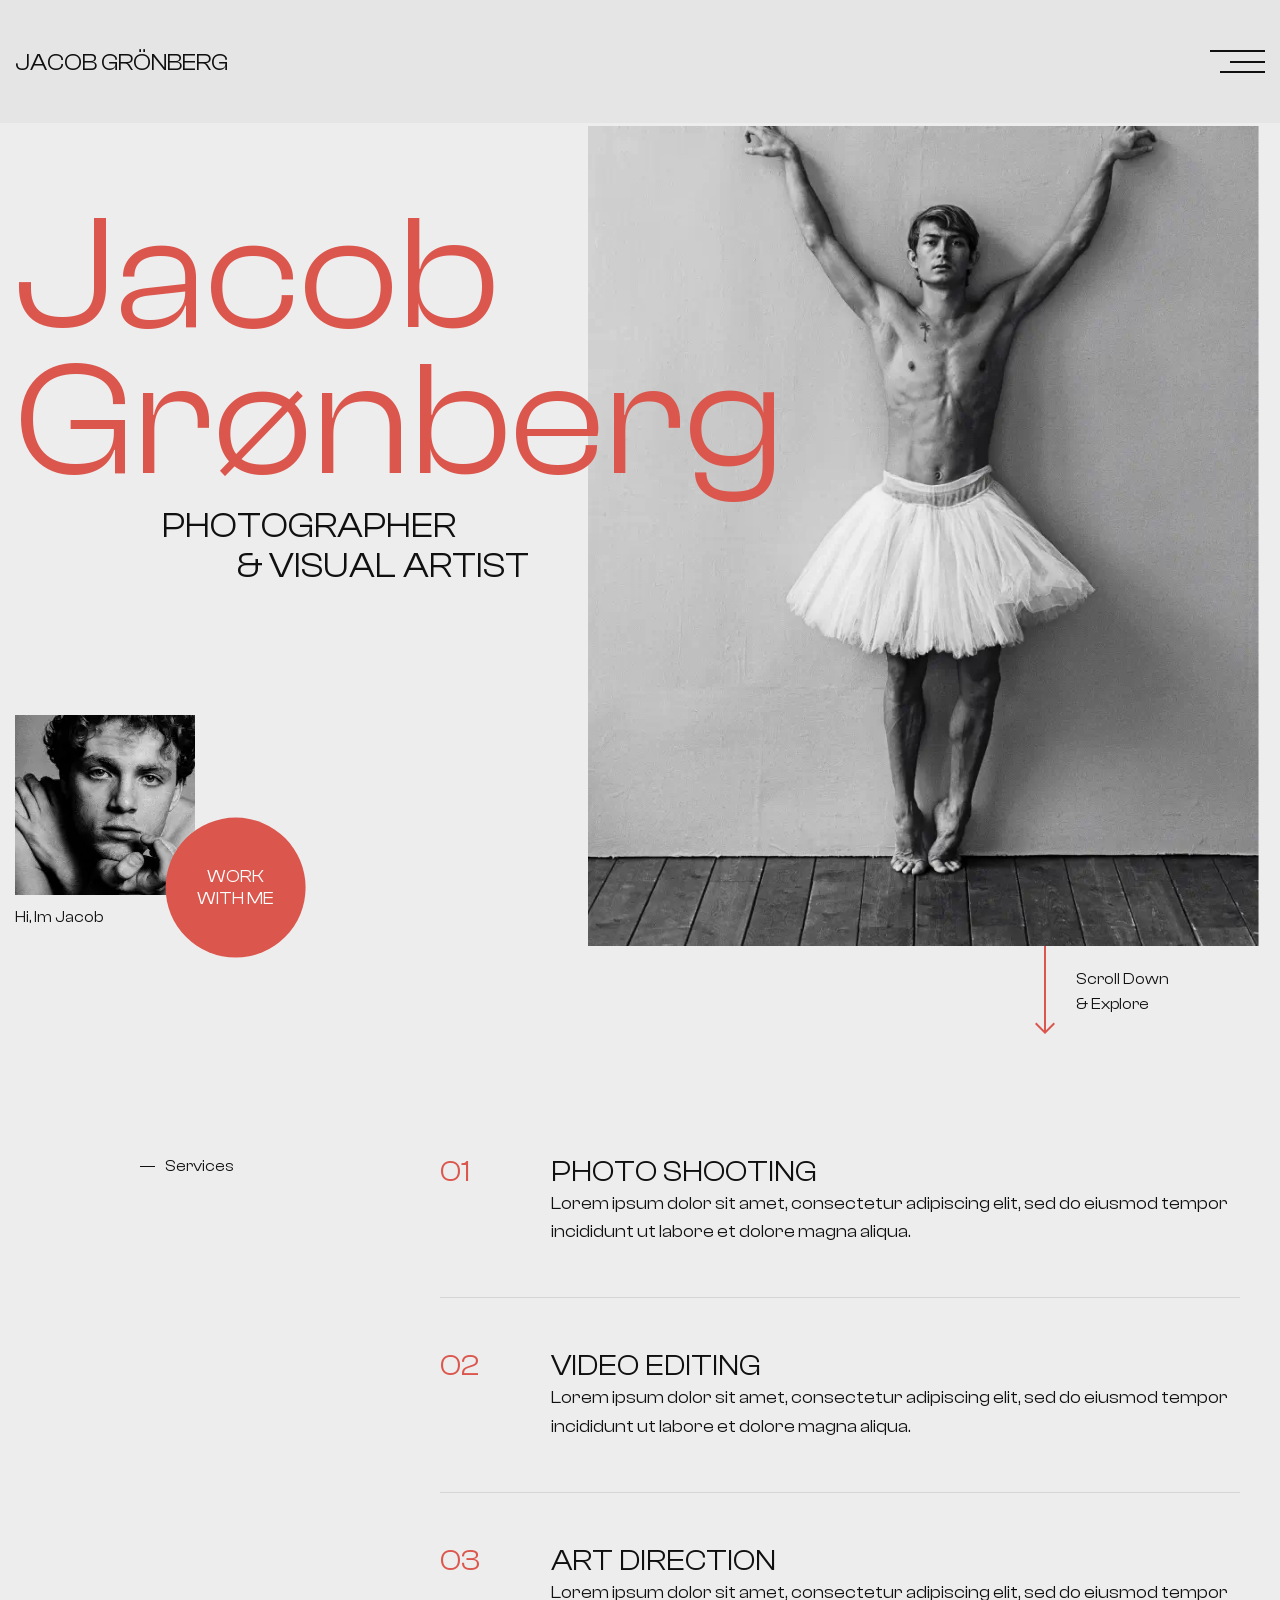
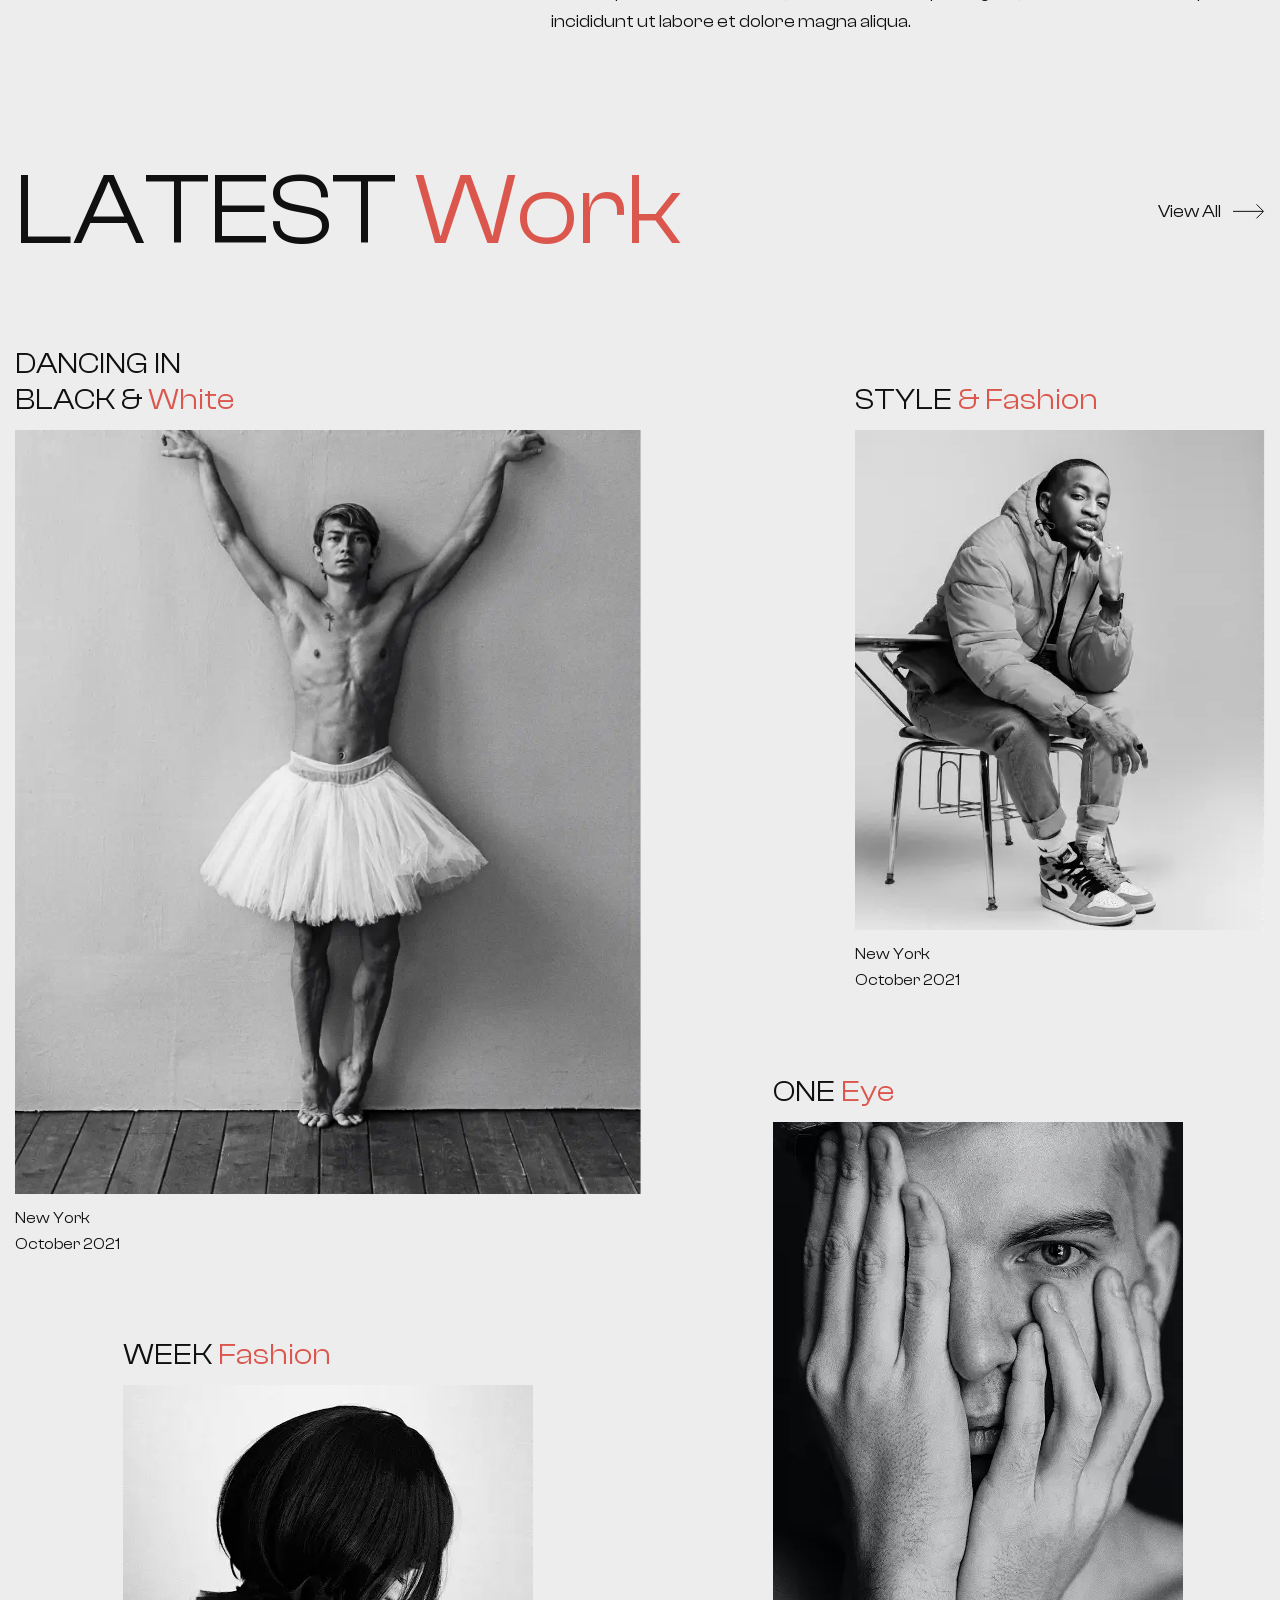
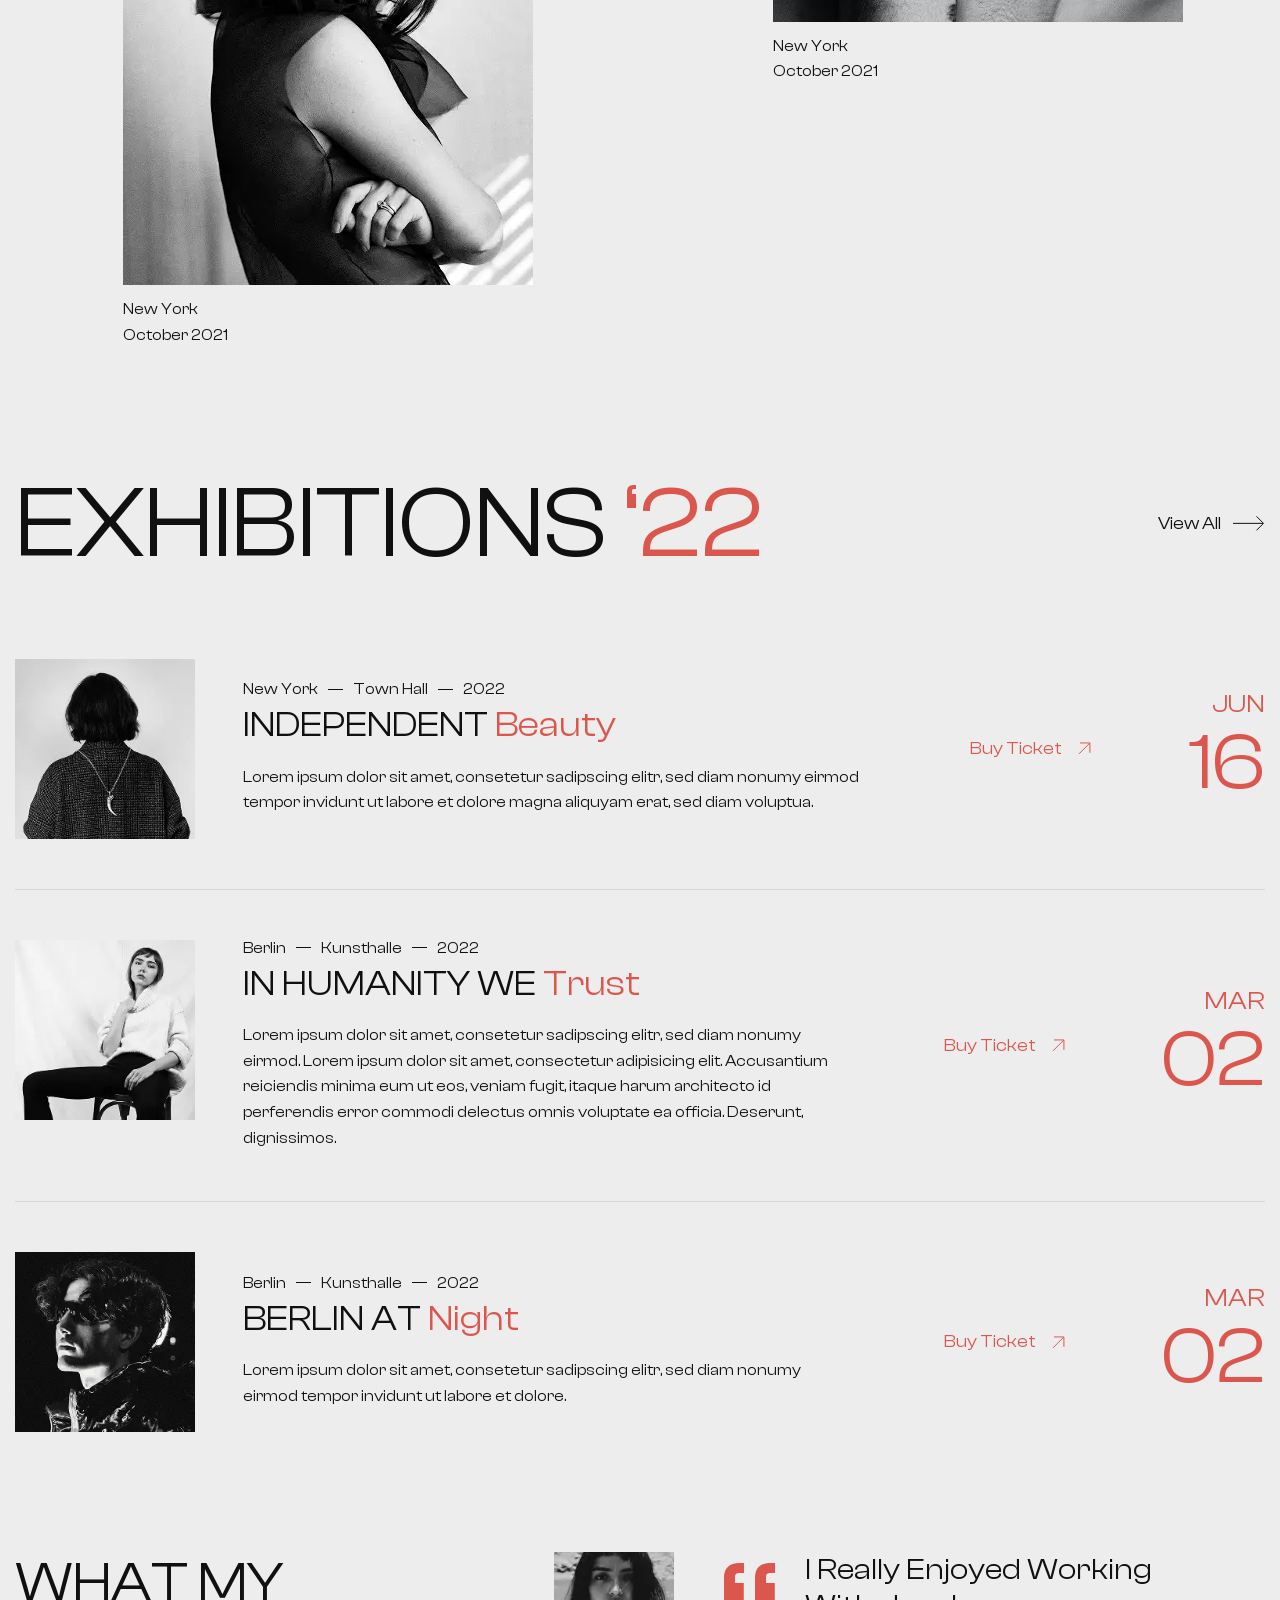
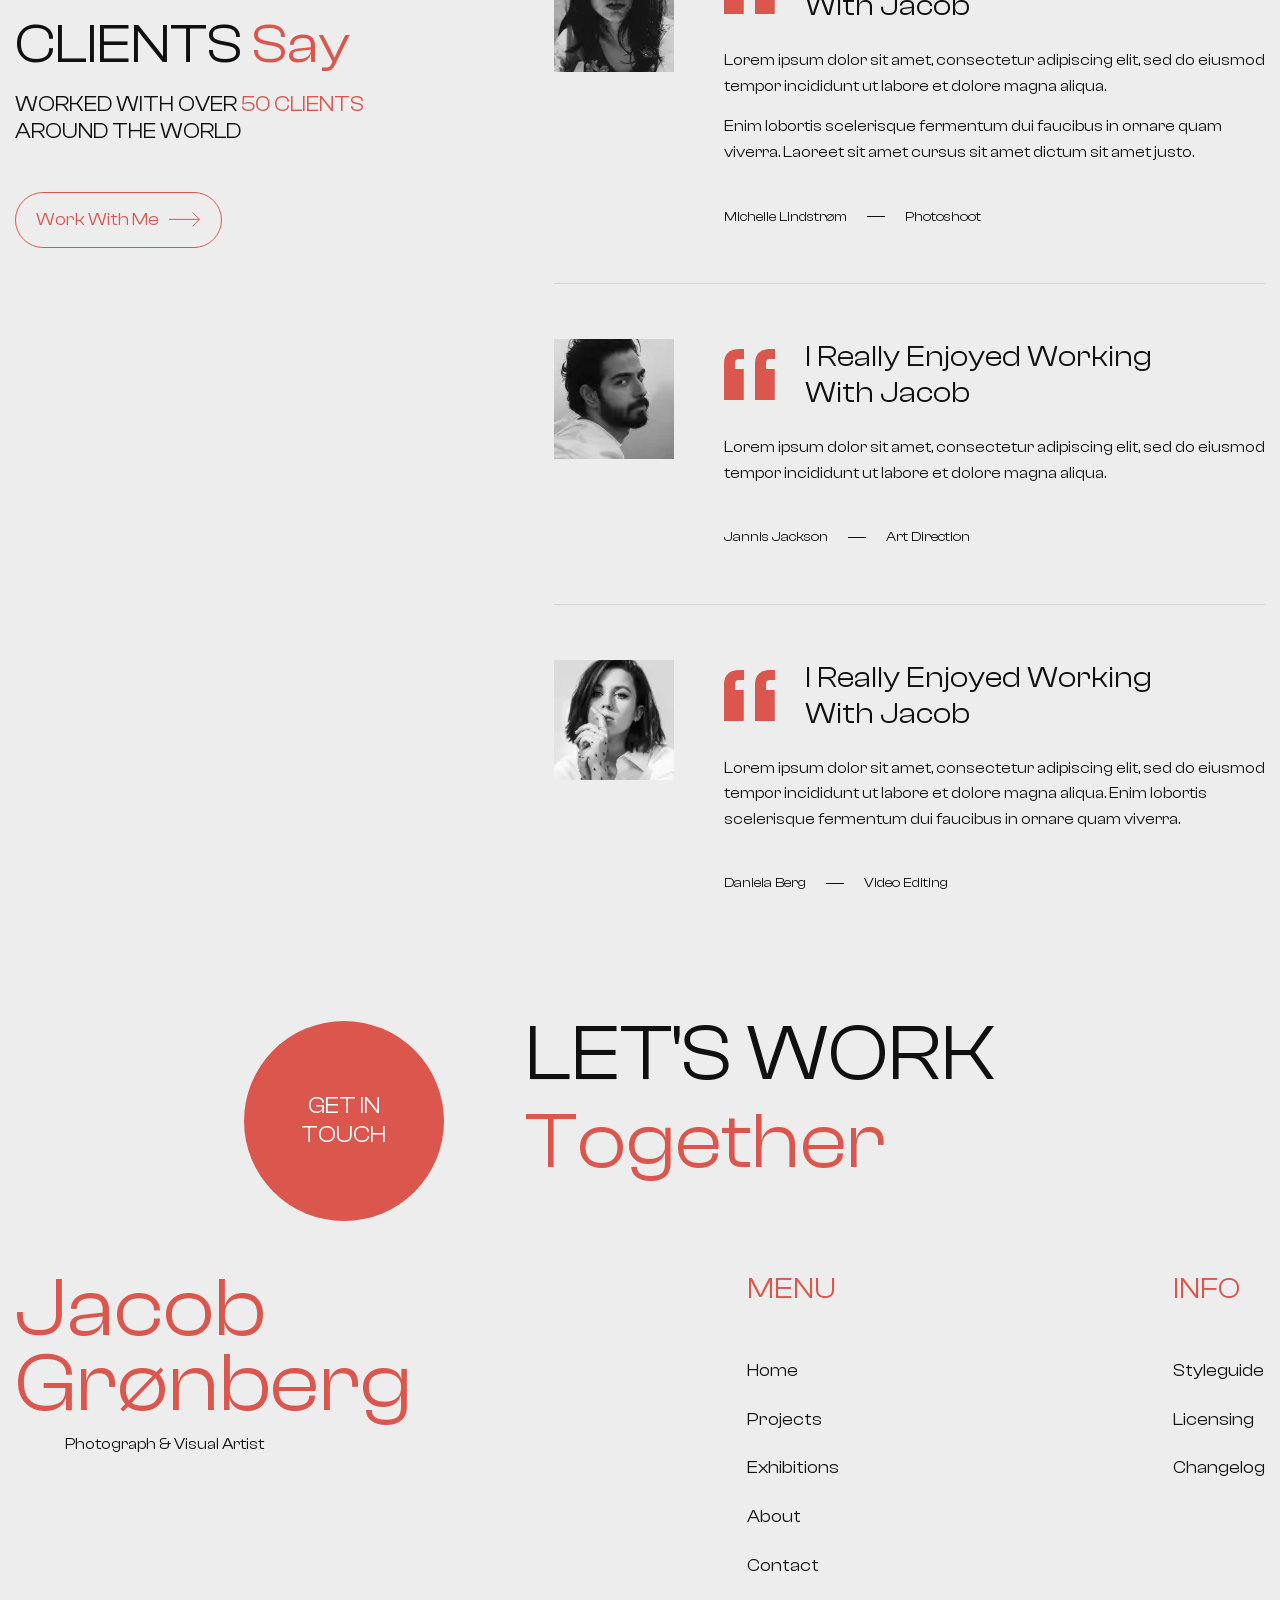
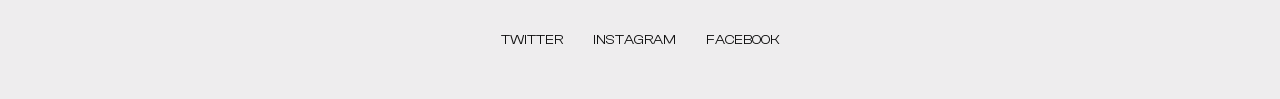
<file: index.html>
<!doctype html>
<html lang="en">
  <head>
    <meta charset="UTF-8" />
    <meta name="viewport" content="width=device-width, initial-scale=1.0" />
    <link
      href="https://fonts.googleapis.com/css?family=Inter:200,300,regular,500,600,700"
      rel="stylesheet"
    />
    <link rel="stylesheet" href="css/reset.css" />
    <link rel="stylesheet" href="css/fonts.css" />
    <link rel="stylesheet" href="css/components.css" />
    <link rel="stylesheet" href="css/style.css" />
    <title>Jacob Grönberg</title>
  </head>
  <body>
    <!-- Обертка враппер.Решает кучу проблем(с горизонт.скроллом, с прижимание футера к подвалу страницы и т.д.) -->
    <div id="header" class="wrapper">
      <header class="header">
        <a class="header__logo" href="#header">Jacob Grönberg</a>
        <!-- Мобильное меню Burger -->
        <nav class="header__menu menu">
          <button class="menu__icon">
            <span></span>
            <small></small>
          </button>
          <div class="menu__body">
            <ul class="menu__list">
              <li class="menu__item">
                <a href="" class="menu__link"> Home</a>
              </li>
              <li class="menu__item">
                <a href="" class="menu__link">Projects</a>
              </li>
              <li class="menu__item">
                <a href="" class="menu__link">Exhibitions</a>
              </li>
              <li class="menu__item">
                <a href="" class="menu__link">About</a>
              </li>
              <li class="menu__item">
                <a href="" class="menu__link">Contact</a>
              </li>
            </ul>
            <ul class="social">
              <li class="social__item">
                <a href="" class="social__link" target="_blank">Twitter</a>
              </li>
              <li class="social__item">
                <a href="" class="social__link" target="_blank">Instagram</a>
              </li>
              <li class="social__item">
                <a href="" class="social__link" target="_blank">Facebook</a>
              </li>
            </ul>
          </div>
        </nav>
      </header>
      <main class="page">
        <section class="page__hero hero">
          <div class="hero__container">
            <div class="hero__content">
              <div class="hero__header">
                <h1 class="hero__title">Jacob <br />Grønberg</h1>
                <h2 class="hero__sub-title">
                  <span>Photographer</span> <span>& Visual artist</span>
                </h2>
              </div>
              <div class="hero__author author">
                <figure class="author__picture">
                  <img
                    class="author__image"
                    src="./img/home/hero.webp"
                    alt="author"
                  />
                  <figcaption class="author__caption">Hi, Im Jacob</figcaption>
                </figure>
                <a href="#" class="author__action"
                  >Work <br />
                  With Me</a
                >
              </div>
            </div>
            <div class="hero__media">
              <div class="hero__body">
                <img
                  class="hero__image"
                  src="./img/home/image main.webp"
                  alt="main image"
                />
                <a href="#services" class="hero__scroll scroll-hero">
                  <span class="scroll-hero__label">
                    Scroll Down <br />
                    & Explore
                  </span>
                </a>
              </div>
            </div>
          </div>
        </section>
        <section id="services" class="page__services services">
          <div class="services__container">
            <h2 class="services__title">Services</h2>
            <ol class="services__list">
              <li class="services__item">
                <a class="services__name" href="#">Photo Shooting</a>
                <div class="services__descriptions">
                  <p>
                    Lorem ipsum dolor sit amet, consectetur adipiscing elit, sed
                    do eiusmod tempor incididunt ut labore et dolore magna
                    aliqua.
                  </p>
                </div>
              </li>
              <li class="services__item">
                <a class="services__name" href="#">Video Editing</a>
                <div class="services__descriptions">
                  <p>
                    Lorem ipsum dolor sit amet, consectetur adipiscing elit, sed
                    do eiusmod tempor incididunt ut labore et dolore magna
                    aliqua.
                  </p>
                </div>
              </li>
              <li class="services__item">
                <a class="services__name" href="#">Art Direction</a>
                <div class="services__descriptions">
                  <p>
                    Lorem ipsum dolor sit amet, consectetur adipiscing elit, sed
                    do eiusmod tempor incididunt ut labore et dolore magna
                    aliqua.
                  </p>
                </div>
              </li>
            </ol>
          </div>
        </section>
        <section class="page__latest-work latest-work">
          <div class="latest-work__container">
            <div class="latest-work__block-header block-header">
              <div class="block-header__title">Latest <span>Work</span></div>
              <a href="#" class="block-header__link arrow-link"
                >View All
                <svg
                  width="32"
                  height="15"
                  viewBox="0 0 32 15"
                  fill="none"
                  xmlns="http://www.w3.org/2000/svg"
                >
                  <path d="M0 7.35352H30" />
                  <path d="M23.5 0.353516L30.5 7.35352L23.5 14.3535" /></svg></a>
            </div>
            <div class="latest-work__items">
              <div class="latest-work__column">
                <article class="latest-work__item item-work">
                  <a href="#" class="item-work__link">
                  <h4 class="item-work__title">Dancing in <br> Black & <span>White</span></h4>
                                  <figure class="item-work__media">
                  <img
                    class="item-work__image"
                    src="./img/home/image main.webp"
                    alt="author"
                  />
                  <figcaption class="item-work__caption">New York<br>October 2021</figcaption>
                </figure>
                  </a>
                </article>
                <article class="latest-work__item item-work">
                  <a href="#" class="item-work__link">
                  <h4 class="item-work__title">Week <span>Fashion</span></h4>
                                  <figure class="item-work__media">
                  <img
                    class="item-work__image"
                    src="./img/latest-work/weekfashion.webp"
                    alt="author"
                  />
                  <figcaption class="item-work__caption">New York<br>October 2021</figcaption>
                </figure>
                  </a>
                </article> 
              </div>
              <div class="latest-work__column">
                <article class="latest-work__item item-work">
                  <a href="#" class="item-work__link">
                  <h4 class="item-work__title"><br>Style
 <span>& Fashion</span></h4>
                                  <figure class="item-work__media">
                  <img
                    class="item-work__image"
                    src="./img/latest-work/image style&fashion.webp"
                    alt="author"
                  />
                  <figcaption class="item-work__caption">New York<br>October 2021</figcaption>
                </figure>
                  </a>
                </article>
                <article class="latest-work__item item-work">
                  <a href="#" class="item-work__link">
                  <h4 class="item-work__title">One <span>Eye</span></h4>
                                  <figure class="item-work__media">
                  <img
                    class="item-work__image"
                    src="./img/latest-work/oneyeye.webp"
                    alt="author"
                  />
                  <figcaption class="item-work__caption">New York<br>October 2021</figcaption>
                </figure>
                  </a>
                </article> 
              </div>
            </div>
          </div>
        </section>
        <section class="page__exhibitions exhibitions">
          <div class="exhibitions__container">
            <div class="Exhibitions__block-header block-header">
              <div class="block-header__title">Exhibitions <span>‘22</span></div>
              <a href="#" class="block-header__link arrow-link"
                >View All
                <svg
                  width="32"
                  height="15"
                  viewBox="0 0 32 15"
                  fill="none"
                  xmlns="http://www.w3.org/2000/svg"
                >
                  <path d="M0 7.35352H30" />
                  <path d="M23.5 0.353516L30.5 7.35352L23.5 14.3535" /></svg></a>
            </div>
            <ul class="exhibitions__list">
              <li class="exhibitions__item item-exhibition">
                <a href="#" class="item-exhibition__picture">
                  <img
                    class="item-exhibition__image"
                    src="./img/Exhibitions/exhibition1.webp"
                    alt="exhibition"
                  />
                </a>
                  <div class="item-exhibition__body">
                    <div class="item-exhibition__content">
                      <div class="item-exhibition__place"> 
                      <span>New York</span>
                      <span>Town Hall</span>
                     <span>2022</span>
                    </div>
                      <h4 class="item-exhibition__title">
                      <a href="#" class="item-exhibition__link-title">Independent <span>Beauty</span></a>
                      </h4>
                    <div class="item-exhibition__text">
                      <p>Lorem ipsum dolor sit amet, consetetur sadipscing elitr, sed diam nonumy eirmod tempor invidunt ut labore et dolore magna aliquyam erat, sed diam voluptua.</p>
                    </div>
                  </div>             
                 <a href="#" class="item-exhibition__buy arrow-link arrow-link--dark">Buy Ticket
            <svg
              width="21"
              height="21"
              viewBox="0 0 21 21"
              fill="none"
              xmlns="http://www.w3.org/2000/svg"
            >
              <path d="M4.94971 15.9099L15.5563 5.30326" />
              <path d="M6.01025 4.9499H15.9097V14.8494" />
            </svg>
          </a>
                  </div>
          <div class="item-exhibitions__date">
            <small>Jun</small>16
          </div>
              </li>
              <li class="exhibitions__item item-exhibition">
                <a href="#" class="item-exhibition__picture">
                  <img
                    class="item-exhibition__image"
                    src="./img/Exhibitions/exhibition2.webp"
                    alt="exhibition2"
                  />
                </a>
                  <div class="item-exhibition__body">
                    <div class="item-exhibition__content">
                      <div class="item-exhibition__place"> 
                      <span>Berlin</span>
                      <span>Kunsthalle</span>
                      <span>2022</span>
                    </div>
                      <h4 class="item-exhibition__title">
                      <a href="#" class="item-exhibition__link-title">In Humanity  We <span>Trust</span></a>
                      </h4>
                    <div class="item-exhibition__text">
                      <p>Lorem ipsum dolor sit amet, consetetur sadipscing elitr, sed diam nonumy eirmod. Lorem ipsum dolor sit amet, consectetur adipisicing elit. Accusantium reiciendis minima eum ut eos, veniam fugit, itaque harum architecto id perferendis error commodi delectus omnis voluptate ea officia. Deserunt, dignissimos.</p>
                    </div>
                  </div>             
                 <a href="#" class="item-exhibition__buy arrow-link arrow-link--dark">Buy Ticket
            <svg
              width="21"
              height="21"
              viewBox="0 0 21 21"
              fill="none"
              xmlns="http://www.w3.org/2000/svg"
            >
              <path d="M4.94971 15.9099L15.5563 5.30326" />
              <path d="M6.01025 4.9499H15.9097V14.8494" />
            </svg>
          </a>
                  </div>
          <div class="item-exhibitions__date">
            <small>Mar</small>02
          </div>
              </li>
              <li class="exhibitions__item item-exhibition">
                <a href="#" class="item-exhibition__picture">
                  <img
                    class="item-exhibition__image"
                    src="./img/Exhibitions/exhibition3.webp"
                    alt="exhibition3"
                  />
                </a>
                  <div class="item-exhibition__body">
                    <div class="item-exhibition__content">
                      <div class="item-exhibition__place"> 
                      <span>Berlin</span>
                      <span>Kunsthalle</span>
                      <span>2022</span>
                    </div>
                      <h4 class="item-exhibition__title">
                      <a href="#" class="item-exhibition__link-title">Berlin AT <span>Night</span></a>
                      </h4>
                    <div class="item-exhibition__text">
                      <p>Lorem ipsum dolor sit amet, consetetur sadipscing elitr, sed diam nonumy eirmod tempor invidunt ut labore et dolore.</p>
                    </div>
                  </div>             
                 <a href="#" class="item-exhibition__buy arrow-link arrow-link--dark">Buy Ticket
            <svg
              width="21"
              height="21"
              viewBox="0 0 21 21"
              fill="none"
              xmlns="http://www.w3.org/2000/svg"
            >
              <path d="M4.94971 15.9099L15.5563 5.30326" />
              <path d="M6.01025 4.9499H15.9097V14.8494" />
            </svg>
          </a>
                  </div>
          <div class="item-exhibitions__date">
            <small>Mar</small>02
          </div>
              </li>
            </ul>
          </div>
        </section>
        <section class="page__reviews reviews reviews--nomargin">
          <div class="reviews__container">
            <div class="reviews__content">
              <h2 class="reviews__title">What my <br> Clients <span>Say</span></h2>
              <div class="reviews__sub-title">
                Worked with Over <span>50 clients <br></span>around the world
              </div>
              <a href="#" class="reviews__button button">
            Work With Me
            <svg
              width="32"
              height="15"
              viewBox="0 0 32 15"
              fill="none"
              xmlns="http://www.w3.org/2000/svg"
            >
              <path d="M0 7.35352H30" />
              <path d="M23.5 0.353516L30.5 7.35352L23.5 14.3535" />
            </svg>
          </a>
            </div>
            <div class="reviews__items">
              <article class="reviews__item item__reviews">
                <figure href="#" class="item-reviews__picture">
                  <img
                    class="item-reviews__avatar"
                    src="./img/reviews/review1.webp"
                    alt="review1"
                  />
                </figure>
                <blockquote class="item-reviews__body">
                  <h4 class="item-reviews__title">I Really Enjoyed Working<br>With Jacob</h4>
                  <div class="item-reviews__text">
                    <p>
                      Lorem ipsum dolor sit amet, consectetur adipiscing elit, sed do eiusmod tempor incididunt ut labore et dolore magna aliqua.
                    </p> 
                    <p>
                      Enim lobortis scelerisque fermentum dui faucibus in ornare quam viverra. Laoreet sit amet cursus sit amet dictum sit amet justo.
                    </p>
                  </div>    
                      <cite class="item-reviews__author">
                        <span>Michelle Lindstrøm</span> 
                        <span>Photoshoot</span>
                      </cite>
                </blockquote>
              </article>
              <article class="reviews__item item__reviews">
                <figure href="#" class="item-reviews__picture">
                  <img
                    class="item-reviews__avatar"
                    src="./img/reviews/review2.webp"
                    alt="review2"
                  />
                </figure>
                <blockquote class="item-reviews__body">
                  <h4 class="item-reviews__title">I Really Enjoyed Working<br>With Jacob</h4>
                  <div class="item-reviews__text">
                    <p>
                      Lorem ipsum dolor sit amet, consectetur adipiscing elit, sed do eiusmod tempor incididunt ut labore et dolore magna aliqua.
                    </p> 
                  </div>    
                      <cite class="item-reviews__author">
                        <span>Jannis Jackson</span> 
                        <span>Art Direction</span>
                      </cite>
                </blockquote>
              </article>
              <article class="reviews__item item__reviews">
                <figure href="#" class="item-reviews__picture">
                  <img
                    class="item-reviews__avatar"
                    src="./img/reviews/review3.webp"
                    alt="review3"
                  />
                </figure>
                <blockquote class="item-reviews__body">
                  <h4 class="item-reviews__title">I Really Enjoyed Working<br>With Jacob</h4>
                  <div class="item-reviews__text">
                    <p>
                      Lorem ipsum dolor sit amet, consectetur adipiscing elit, sed do eiusmod tempor incididunt ut labore et dolore magna aliqua. Enim lobortis scelerisque fermentum dui faucibus in ornare quam viverra.
                    </p> 
                  </div>    
                      <cite class="item-reviews__author">
                        <span>Daniela Berg</span> 
                        <span>Video Editing</span>
                      </cite>
                </blockquote>
              </article>                            
            </div>
          </div>
        </section>
        <section class="page__lets-work lets-work--nomargin">
          <div class="lets-work__container">
            <div class="lets-work__content">
              <a href="#" class="lets-work__link">Get in <br>Touch</a>
              <h2 class="lets-work__title">Let's Work <br> <span>Together</span></h2>
            </div>
          </div>
        </section>
      </main>
      <footer class="footer">
        <div class="footer__container">
          <div class="footer__body">
            <div class="footer__content">
             <div class="footer__title">Jacob <br>Grønberg</div>
              <div class="footer__sub-title">Photograph & Visual Artist</div>
            </div>
              <div class="footer-menu menu-footer">
                <div class="menu-footer__title">Menu</div>
                <ul class="menu-footer__list">
                   <li class="menu-footer__item"><a href="#" class="menu-footer__link">Home</a></li>
                    <li class="menu-footer__item"><a href="#" class="menu-footer__link">Projects</a></li>
                    <li class="menu-footer__item"><a href="#" class="menu-footer__link">Exhibitions</a></li>
                    <li class="menu-footer__item"><a href="#" class="menu-footer__link">About</a></li>
                    <li class="menu-footer__item"><a href="#" class="menu-footer__link">Contact</a></li>
                </ul>              
              </div>
              <div class="footer-menu menu-footer">
                <div class="menu-footer__title">Info</div>
                <ul class="menu-footer__list">
                   <li class="menu-footer__item"><a href="#" class="menu-footer__link">Styleguide</a></li>
                    <li class="menu-footer__item"><a href="#" class="menu-footer__link">Licensing</a></li>
                    <li class="menu-footer__item"><a href="#" class="menu-footer__link">Changelog</a></li>
                </ul>              
              </div>                  
            </div>
          </div>
            <ul class="footer__social social">
              <li class="social__item">
                <a href="#" class="social__link" target="_blank">Twitter</a>
              </li>
              <li class="social__item">
                <a href="#" class="social__link" target="_blank">Instagram</a>
              </li>
              <li class="social__item">
                <a href="#" class="social__link" target="_blank">Facebook</a>
              </li>
            </ul>
          
        </div>
      </footer>
    </div>
    <script src="js/script.js"></script>
  </body>
</html>
</file>
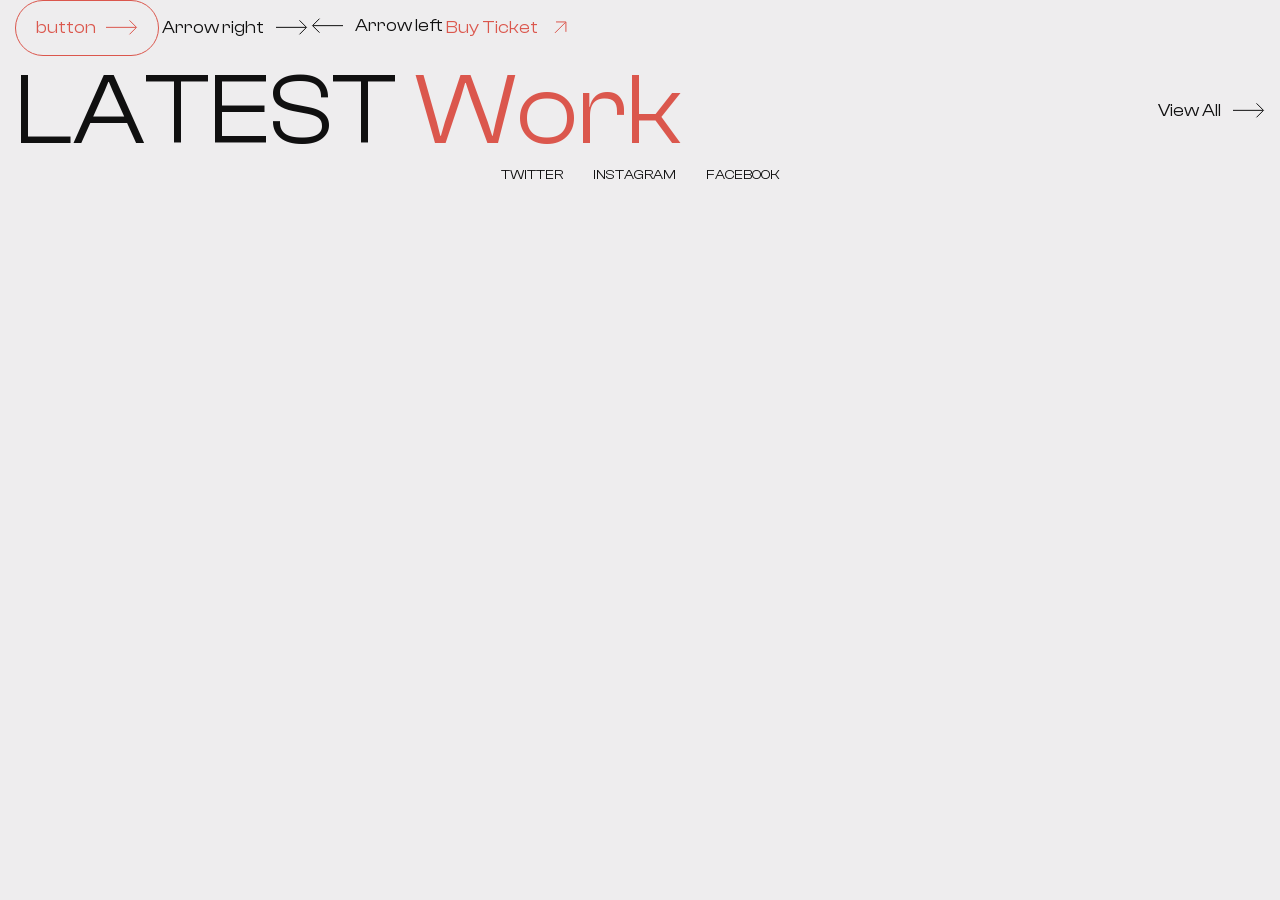
<file: _components.html>
<!doctype html>
<html lang="en">
  <head>
    <meta charset="UTF-8" />
    <meta name="viewport" content="width=device-width, initial-scale=1.0" />
    <link
      href="https://fonts.googleapis.com/css?family=Inter:200,300,regular,500,600,700"
      rel="stylesheet"
    />
    <link rel="stylesheet" href="css/reset.css" />
    <link rel="stylesheet" href="css/fonts.css" />
    <link rel="stylesheet" href="css/components.css" />
    <link rel="stylesheet" href="css/style.css" />
    <title>components</title>
  </head>
  <body>
    <!-- Обертка враппер.Решает кучу проблем(с горизонт.скроллом, с прижимание футера к подвалу страницы и т.д.) -->
    <div class="wrapper">
      <div class="components">
        <div class="components__container">
          <!-- ......................................................КНОПКА......................................................-->

          <a href="" class="button">
            button
            <svg
              width="32"
              height="15"
              viewBox="0 0 32 15"
              fill="none"
              xmlns="http://www.w3.org/2000/svg"
            >
              <path d="M0 7.35352H30" />
              <path d="M23.5 0.353516L30.5 7.35352L23.5 14.3535" />
            </svg>
          </a>
          <!-- ...................................................................................................................... -->

          <!-- ....................................................КНОПКА-СТРЕЛКА ......................................................-->

          <a href="" class="arrow-link"
            >Arrow right
            <svg
              width="32"
              height="15"
              viewBox="0 0 32 15"
              fill="none"
              xmlns="http://www.w3.org/2000/svg"
            >
              <path d="M0 7.35352H30" />
              <path d="M23.5 0.353516L30.5 7.35352L23.5 14.3535" />
            </svg>
          </a>
          <!-- .......................................................кнопка стрелка влево............................................ -->

          <a href="" class="arrow-link arrow-link--left"
            >Arrow left
            <svg
              width="32"
              height="15"
              viewBox="0 0 32 15"
              fill="none"
              xmlns="http://www.w3.org/2000/svg"
            >
              <path d="M0 7.35352H30" />
              <path d="M23.5 0.353516L30.5 7.35352L23.5 14.3535" />
            </svg>
          </a>
          <!-- .............................................стрелка диагональ.................................................. -->
          <a href="" class="arrow-link arrow-link--dark"
            >Buy Ticket
            <svg
              width="21"
              height="21"
              viewBox="0 0 21 21"
              fill="none"
              xmlns="http://www.w3.org/2000/svg"
            >
              <path d="M4.94971 15.9099L15.5563 5.30326" />
              <path d="M6.01025 4.9499H15.9097V14.8494" />
            </svg>
          </a>
          <!-- ............................................ -->

          <!-- Заголовок секции -->

          <div class="block-header">
            <div class="block-header__title">Latest <span>Work</span></div>
            <a href="" class="block-header__link arrow-link"
              >View All
              <svg
                width="32"
                height="15"
                viewBox="0 0 32 15"
                fill="none"
                xmlns="http://www.w3.org/2000/svg"
              >
                <path d="M0 7.35352H30" />
                <path d="M23.5 0.353516L30.5 7.35352L23.5 14.3535" /></svg></a>
          </div>
<!-- ................................................................ -->


          <!-- s...............ocial media........... -->

                      <ul class="social">
              <li class="social__item">
                <a href="" class="social__link" target="_blank">Twitter</a>
              </li>
              <li class="social__item">
                <a href="" class="social__link" target="_blank">Instagram</a>
              </li>
              <li class="social__item">
                <a href="" class="social__link" target="_blank">Facebook</a>
              </li>
            </ul>
            <!-- ............................ .........-->
        </div>
      </div>
    </div>
  </body>
</html>
</file>
<file: css/fonts.css>
/* Подключаю шрифт */

@font-face {
  font-family: 'Clash Display';
  src: url(/fonts/ClashDisplay-Regular.woff2) format('opentype'); 
  font-weight: 400;
  font-style: normal;
  font-display: swap;
}
</file>
<file: css/components.css>
/* ...............................................Buttons styles............................................................... */

.button {
 display: inline-flex; 
 align-items: center;
 justify-content: center;
 gap: 0.625rem;
  padding: 1rem 1.25rem;
  font-size: 1.125rem;
  line-height: 1.2;
  border: 1px solid var(--color-primary);
  border-radius: 6.25rem;
  background-color: var(--color-secondary);
  color: var(--color-primary);
   transition: all 0.3s;
}
.button path {
   transition: stroke 0.3s;
  stroke: var(--color-primary);
}
.button:hover {
  background-color: var(--color-primary);
  color: var(--color-secondary);
  text-decoration: none;
}
.button:hover path {
  stroke: var(--color-secondary)
}

/* ................................................Arrow-link styles.................................................................................... */

.arrow-link {
  font-size: 1.125rem;
  line-height: 1.2;
  display: inline-flex; 
  align-items: center; 
  gap: 0.75rem;
  transition: all 0.3s;
}

/* .......................................................кнопка стрелка влево............................................ */
.arrow-link--left {
  flex-direction: row-reverse; /* Меняем порядок элементов для левой стрелки */

}
.arrow-link--left svg {
  transform: rotate(180deg); /* Поворачиваем стрелку для левой версии */
  stroke: var(--color-text);
}
.arrow-link:hover {
  color: var(--color-primary);
  text-decoration: none;

}
.arrow-link path {
  stroke: var(--color-text); /* Цвет стрелки по умолчанию */
 transition: all 0.3s;
}
.arrow-link:hover path {
  stroke: var(--color-primary); /* Цвет стрелки при наведении */
}
.arrow-link--dark{
   color: var(--color-primary); 
   flex-shrink: 0;
}
.arrow-link--dark path {
  stroke: var(--color-primary); 
}
.arrow-link--dark:hover{
  color: var(--color-text); 
}
.arrow-link--dark:hover path {
  stroke: var(--color-text); 
}
/* ........................................................................................... */

/* ..................................стили для заголовков секций.............................. */

.block-header {
  display: flex;
  flex-wrap: wrap;
  align-items: center;
  justify-content: space-between;
  gap: 1.25rem; /* Добавляем отступ между заголовком и ссылкой ('отступ безопасности')*/
}
.block-header__title {
  font-size: 6.25rem;
  line-height: 1.1;
  text-transform: uppercase;
}
.block-header span {
  text-transform: none;
  font-size: 100px;
  color: var(--color-primary);
}
.block-header__link {
}

@media (max-width: 991.98px){
  .block-header__title, .block-header span {
    font-size: 3.125rem;
  }
  
}
@media (max-width: 761.98px){
  .block-header__title, .block-header span {
    font-size: 2.25rem;
  }
  
}


/* ......................Social links styles */

.social {
  display: flex;
  flex-wrap: wrap;
  align-items: center;
  justify-content: center;
  gap: 0.625rem 1.875rem;
}
.social__item {
}
.social__link {
  font-size: 0.875rem;
  text-transform: uppercase;
  line-height: 1.2;
  transition: color 0.3s;
}
.social__link:hover {
  color: var(--color-primary);
  text-decoration: none;
}
/* ..........................................*/
</file>
<file: css/style.css>
:root {
  /* Цвета */
  --color-primary: #db574d;
  --color-secondary: #eeedee;
  --color-text: #101010;
  --border-default: rgb(16, 16, 16, 0.1);
}

html {
  scroll-behavior: smooth; /* для плавного скролла при клике на якорные ссылки */
}

body {
  background-color: var(--color-secondary);
  font-family: "Clash Display", sans-serif;
  font-size: 1rem;
  color: var(--color-text);
}

.wrapper {
  width: 100%;
  min-height: 100%;
  overflow: clip;
  display: flex;
  flex-direction: column;
  overflow: clip; /* Необходимо ......  */
}
/* Обращаемся к мэйн во враппере и...  */
.wrapper > main {
  /* ...разрешаем ему растягиваться */
  flex-grow: 1;
}

/* Стили для контейнера */
[class*="__container"] {
  max-width: 1430px;
  margin: 0 auto;
  padding-inline: 0.9375rem;
}

/* Стили для шапки */

.header {
  position: sticky;
  top: 0;
  padding-block: 3.125rem;
  padding-inline: 2.5rem;
  display: flex;
  gap: 0.9375rem;
  justify-content: space-between;
  align-items: center;
  pointer-events: none;
  z-index: 50;
}

.header::before {
  content: "";
  height: 123px;
  position: fixed;
  right: 0;
  top: 0;
  width: 100%;
  z-index: 4;
  background-color: rgb(229, 229, 229, 0.9);
}

.header__logo {
  position: relative;
  z-index: 5;
  font-size: 1.5rem;
  line-height: 1.1;
  text-transform: uppercase;
  transition: color 0.3s;
  text-decoration: none !important;
  pointer-events: all;
}

@media (max-width: 550px) {
  .header__logo {
    font-size: 16px;
  }
}

.header__logo:hover {
  color: var(--color-primary);
}

.menu {
  pointer-events: all;
}
/* .....................................Стили для кнопки вызова меню-бургера.......................................... */
.menu__icon {
  z-index: 5;
  width: 3.125rem;
  height: 1.4375rem;
  position: relative;
}
.menu__icon::before,
.menu__icon::after,
.menu__icon span {
  content: "";
  position: absolute;
  height: 0.0625rem;
  background-color: var(--color-text);
  width: 25px;
  height: 2px;
  right: 0;
  transition: all 0.3s;
}
.menu__icon::before {
  width: 55px;
  top: 0;
}
.menu__icon::after {
  width: 45px;
  bottom: 0;
}
.menu__icon span {
  width: 35px;
  top: 50%;
  margin-top: -1px; /* Центрируем по вертикали */
}
.menu__icon:hover::before,
.menu__icon:hover::after,
.menu__icon:hover span {
  background-color: var(--color-primary);
}

/* стили для кружка вокруг бургера сделанный с помощью тега small */

.menu__icon small {
  aspect-ratio: 1;
  border-radius: 50%;
  position: absolute;
  left: 50%;
  top: 50%;
  width: 0px;
  opacity: 0;
  translate: -50% -50%;
  border: 1px solid var(--color-primary);
  transition:
    width 0.3s,
    opacity 0.3s;
}
.menu-open small {
  opacity: 1;
  width: 200px;
  height: 200px;
}

/*  Стили для выпадающего меню*/

.menu-open .menu__icon::before {
  rotate: -45deg;
  top: 50%;
  translate: 0 -50%;
}
.menu-open .menu__icon::after {
  rotate: 45deg;
  translate: 0 50%;
  bottom: 50%;
  width: 55px;
}
.menu-open .menu__icon span {
  width: 0;
}

/* выпадающее меню */
.menu__body {
  display: flex;
  flex-direction: column;
  position: fixed;
  padding: 0 0 2.5rem 0;
  width: 100%;
  height: 100%;
  top: 0;
  right: 0; /* прячем меню*/
  background-color: var(--color-secondary);
  border-radius: 0.5rem;
  box-shadow: 0 4px 8px rgba(0, 0, 0, 0.1);
  overflow: auto;
  visibility: hidden;
  opacity: 0;
  transition:
    visibility 0.3s,
    opacity 0.3s;
  /* display: none; скрываем по умолчанию */
}

.menu-open .menu__body {
  visibility: visible;
  opacity: 1;
  top: 0;
}

.menu__list {
  display: flex;
  flex-direction: column;
  gap: 2.5rem;
  justify-content: center;
  align-items: center;
  padding-top: 6.6rem;
  padding-bottom: 4.375rem;
  flex-grow: 1; /* Позволяет элементам растягиваться */
  counter-reset: item; /* Сбрасываем счетчик для нумерации пунктов меню */
}
.menu__item {
  display: flex;
  align-items: center;
  gap: 3.125rem;
}
.menu__item::before {
  font-size: 1.875rem;
  color: var(--color-primary);
  content: counter(
    item,
    decimal-leading-zero
  ); /* Добавляем нумерацию пунктов меню  */
  counter-increment: item; /* Увеличиваем счетчик для следующего пункта меню */
}

.menu__link {
  font-size: 6.25rem;
  line-height: 1.1;
  text-transform: uppercase;
  transition: all 0.3s;
}
.menu__link:hover {
  color: var(--color-primary);
  text-shadow: 1px 1px 1px var(--color-primary);
  text-decoration: none;
}

@media (max-width: 1430px) {
  .header {
    padding-inline: 0.9375rem;
  }
}

@media (max-width: 991.98px) {
  .header {
    padding-top: 1.875rem;
  }
  .header::before {
    height: 83px;
  }
  .menu__link {
    font-size: 3.125rem;
  }
  .menu__list {
    gap: 1.875rem;
  }
  .menu__item {
    gap: 1.6rem;
  }
}
@media (max-width: 761.98px) {
  .header {
    padding-top: 0.9375rem;
  }
  .header::before {
    height: 53px;
  }
  .menu__link {
    font-size: 2.25rem;
  }
  .menu__list {
    gap: 1.25rem;
  }
  .menu__item {
    gap: 0.8rem;
  }
}

/* .....page................  Общие отступы для всех блоков с классом page */

.page > *:not([class*="--nomargin"]) {
  margin-bottom: 224px;
}
.page > *:last-child {
  margin-bottom: 0;
}
.page__hero {
  margin-bottom: 160px;
}
.page__latest-work {
}

.page__exhibitions {
}
.page__lets-work {
}

@media (max-width: 1430px) {
  .page > *:not([class*="--nomargin"]) {
    margin-bottom: 120px;
  }
  .page__hero {
    margin-bottom: 120px;
  }
}
@media (max-width: 991.98px) {
  .page > *:not([class*="--nomargin"]) {
    margin-bottom: 80px;
  }
  .page__hero {
    margin-bottom: 80px;
  }
}
@media (max-width: 767.98px) {
  .page > *:not([class*="--nomargin"]) {
    margin-bottom: 30px;
  }
  .page__hero {
    margin-bottom: 30px;
  }
}

/* Section Hero....................................................... */

.hero__container {
  display: flex;
}

.hero__content {
  flex-basis: 67%;
  position: relative;
  padding-top: 4.8125rem;
}

.hero__header {
  display: inline-block;
}
.hero__header:not(:last-child) {
  margin-bottom: 9.4375rem; /* -180px/944 */
}
.hero__title {
  color: var(--color-primary);
  font-size: 12.5rem;
  line-height: 0.9;
}
.hero__title:not(:last-child) {
  margin-bottom: 0.6875rem; /* -180px/944 */
}

.hero__sub-title {
  color: var(--color-text);
  font-size: 3.75rem;
  line-height: 1.1;
  text-transform: uppercase;
}
.hero__sub-title span {
  display: block;
}
.hero__sub-title span:first-child {
  margin-left: 19.067797%; /* 180px/944 */
}
.hero__sub-title span:last-child {
  margin-left: 28.919492%; /* 273px/944 */
}

.author {
  display: flex;
  align-items: flex-end;
}

/* поменяв картинку, она идеально ляжет с этими свойствами в квадрат размером 180 пикселей */
.author__image {
  aspect-ratio: 1;
  width: 180px;
  object-fit: cover;
}
.author__image:not(:last-child) {
  margin-bottom: 0.625rem;
}
.author__caption {
  line-height: 1.6;
}

.author__action {
  color: #fff;
  font-size: 1.125rem;
  text-transform: uppercase;
  line-height: 1.2;
  text-align: center;
  width: 140px;
  height: 140px;
  display: grid;
  place-content: center;
  border-radius: 50%;
  background-color: var(--color-primary);
  translate: -21% 19%;
}
.author__action::before {
  content: "";
  position: absolute;
  width: 140px;
  height: 140px;
  border-radius: 50%;
  transition: all 0.3s;
}

.author__action:hover::before {
  width: 160px;
  height: 160px;
  top: -10px;
  left: 10px;
  border: 1px solid var(--color-primary);
}

.hero__media {
  flex-basis: 32.5%;
}
.hero__body {
  display: flex;
  flex-direction: column;
  margin-left: -65.18%;
}
.hero__image {
  width: 100%;
}

.hero__scroll {
  display: flex;
  justify-content: flex-end;
  gap: 1.3125rem;
}
.scroll-hero {
  margin-right: 13.315%;
}
.scroll-hero::before {
  content: "";
  background: url(/img/icons/arrowdown.svg) 0 bottom / 100% no-repeat;
  width: 20px;
  height: 88px;
  display: inline-block;
  transition: transform 0.8s ease-out;
}
.scroll-hero:hover::before {
  transform: translateY(15px);
}

.scroll-hero__label {
  line-height: 1.6;
  padding: 21px 0 15px 0;
}
.scroll-hero:hover {
  color: var(--color-primary);
}

/* ................................Адаптив................................. */

@media (max-width: 1430px) {
  .hero {
    margin-bottom: 156px;
  }
  .hero__header:not(:last-child) {
    margin-bottom: 8.125rem; /* -180px/944 */
  }
  .hero__title {
    font-size: 11.125rem;
  }
  .hero__sub-title {
    font-size: 2.25rem;
  }
}
@media (max-width: 1283px) {
  .hero__title {
    font-size: 10.125rem;
  }
  .hero__sub-title {
    font-size: 2.25rem;
  }
}
@media (max-width: 1144px) {
  .hero__title {
    font-size: 9.125rem;
  }
  .hero__sub-title {
    font-size: 2.25rem;
  }
}
@media (max-width: 1093px) {
  .hero__title {
    font-size: 8.125rem;
  }
  .hero__sub-title {
    font-size: 2.25rem;
  }
}
@media (max-width: 991.98px) {
  .hero__header:not(:last-child) {
    margin-bottom: 6.125rem; /* -180px/944 */
  }
  .hero {
    padding-top: 0;
  }

  .hero__title {
    font-size: 7.125rem;
  }
  .hero__sub-title {
    font-size: 1.875rem;
  }
}
@media (max-width: 882px) {
  .hero__title {
    font-size: 6.125rem;
  }
  .hero__sub-title {
    font-size: 1.7rem;
  }
}
@media (max-width: 767.98px) {
  .hero {
    margin-bottom: 50px;
  }
  .hero__title {
    font-size: 5.3rem;
  }
  .hero__sub-title {
    font-size: 1.25rem;
  }
}
@media (max-width: 676px) {
  .hero__title {
    font-size: 4.125rem;
  }
  .hero__sub-title {
    font-size: 1rem;
  }
}
@media (max-width: 546px) {
  .scroll-hero {
    display: none;
  }
  .hero__title {
    font-size: 3.125rem;
  }
  .hero__sub-title {
    font-size: 0.875rem;
  }
  .page__hero {
    padding: 0 0.2rem;
  }
  .hero__container {
    flex-direction: column;
    align-items: center;
    justify-content: center;
  }
  .hero__content {
    flex-basis: auto;
    padding: 0 0.5rem;
    text-align: center;
    align-items: center;
    margin-bottom: 30px;
  }
  .hero__body {
    margin-left: 0;
    margin-top: 1.5rem;
    margin-inline: -15px;
  }
  .author__action {
    translate: -40% 30%;
    width: 100px;
    height: 100px;
    flex-shrink: 0;
  }
  .author__image {
    width: 200px;
    margin-bottom: 0;
  }
  .author__action:hover::before {
    width: 130px;
    height: 130px;
    top: -5px;
    left: 5px;
  }
  .author__caption {
    text-align: left;
    font-size: 15px;
  }
}

/* Section Services........................................... */

.services__container {
  position: relative;
  max-width: 1230px;
  align-items: flex-start;
  display: flex;
  gap: 20px;
}

.services__title {
  padding-left: 8.373984%; /* 103/1230 */
  display: flex;
  line-height: 1.6;
  gap: 10px;
  align-items: center;
}
.services__title::before {
  content: "";
  width: 15px;
  height: 1px;
  background-color: var(--color-text);
}
.services__list {
  flex: 1 1 auto;
  counter-reset: item;
}
.services__item {
  position: relative;
  padding-left: 13.875%; /* 111px/800 */
}

.services__item:not(:last-child) {
  margin-bottom: 50px;
  border-bottom: 1px solid var(--border-default);
  padding-bottom: 50px;
}

.services__item::before {
  position: absolute;
  left: 0;
  counter-increment: item;
  content: counter(item, decimal-leading-zero);
  font-size: 1.875rem;
  line-height: 1.2;
  color: var(--color-primary);
}

.services__name {
  color: var(--color-text);
  text-transform: uppercase;
  font-size: 1.875rem;
  line-height: 1.2;
  transition: color 0.3s;
}
.services__name:hover {
  color: var(--color-primary);
}
.services__descriptions {
  font-size: 1.125rem;
  line-height: 1.6;
}

@media (max-width: 1430px) {
}
@media (max-width: 991.98px) {
  .services__title {
    top: 110px;
  }
  .services__item:not(:last-child) {
    margin-bottom: 30px;
    padding-bottom: 30px;
  }
}
@media (max-width: 767.98px) {
  .services__item::before {
    font-size: 1.5rem;
  }
  .services__name {
    font-size: 1.5rem;
  }
  .services__container {
    flex-direction: column;
  }

  .services__item:not(:last-child) {
    margin-bottom: 20px;
    padding-bottom: 20px;
  }
}
@media (min-width: 768px) {
  .services__title {
    flex: 1 1 380px;
    position: sticky;
    top: 140px;
  }
  .services__container:has(.services__title) .services__list {
    flex: 1 1 800px;
  }
}
@media (min-width: 992px) {
  .services__title {
    padding-left: 8.373984%; /* 103/1230 */
  }
}

/* Latest Work............................................... */

.latest-work__block-header:not(:last-child) {
  margin-bottom: 128px;
}
.latest-work__items {
  display: flex;
  gap: 10.600441%; /* 151/1430 */
}

.latest-work__column {
  display: flex;
  flex-direction: column;
  row-gap: 128px;
}

.latest-work__column:first-child .item-work:nth-child(even) {
  align-self: center;
}
.latest-work__column:last-child .item-work:nth-child(odd) {
  align-self: flex-end;
}

.item-work__link {
  transition: color 0.3s;
}

.item-work__link {
  transition: all 0.3s;
}
.item-work__link:hover {
  color: var(--color-primary);
}
.item-work__link:hover .item-work__image {
  scale: 1.01;
} /*// при наведении на ссылку, изображение внутри элемента с классом .item-work будет масштабироваться до 101% от своего оригинального размера, создавая эффект увеличения. */

.item-work__title {
  font-size: 1.875rem;
  line-height: 1.2;
  text-transform: uppercase;
}
.item-work__title:not(:last-child) {
  margin-bottom: 0.75rem;
}
.item-work__title span {
  text-transform: none;
  color: var(--color-primary);
}
.item-work__image {
  transition: scale 0.3s;
}
.item-work__caption {
  line-height: 1.6;
  padding-top: 12px;
}

/*  */

@media (max-width: 1430px) {
  .latest-work__block-header:not(:last-child) {
    margin-bottom: 80px;
  }
  .latest-work__column {
    row-gap: 80px;
  }
}
@media (max-width: 991.98px) {
  .latest-work__block-header:not(:last-child) {
    margin-bottom: 50px;
  }
  .latest-work__column {
    row-gap: 50px;
  }
  .item-work__title {
    font-size: 1.625rem;
  }
}
@media (max-width: 767.98px) {
  .latest-work__block-header:not(:last-child) {
    margin: 50px 0px;
  }
  .latest-work__column {
    row-gap: 20px;
  }
  .item-work__title {
    font-size: 1.25rem;
  }
}
@media(max-width: 599.98px) {
  .latest-work__items {
    overflow: auto; /* Добавляем горизонтальную прокрутку для элементов  */
    margin-inline: -15px; /* Убираем отступы по бокам, чтобы элементы могли занимать всю ширину */
    padding-inline: 15px; /* Добавляем внутренние отступы, чтобы элементы не прилипали к краям */
  }
  .latest-work__column {
    flex-direction: row;
    align-items: flex-start;
    column-gap: 30px;
  }
  .item-work {
    flex: 0 0 250px; /* Устанавливаем фиксированную ширину для каждого элемента, чтобы они располагались в ряд */
  }
}
@media (min-width: 600px) {
  .latest-work__column:first-child {
  flex: 1 1 700px;
}
  .latest-work__column:last-child {
  flex: 1 1 550px;
}
}

/*................. page exhibitions...................................... */

.Exhibitions__block-header:not(:last-child) {
  margin-bottom: 96px;
}
.exhibitions__item {
  display: flex;
  gap: 48px;
  align-items:center;
}
.exhibitions__item:not(:last-child) {
  border-bottom: 1px solid var(--border-default);
  padding-bottom: 50px;
  margin-bottom: 50px;
}
.item-exhibition__picture {
  align-self: flex-start;
  width: 230px;
  aspect-ratio: 1;
  overflow: hidden; 
  flex-shrink: 0;
  align-self: flex-start;
}
.item-exhibition__image {
  width: 100%;
  height: 100%;
  object-fit: cover;
  transition: scale 0.5s;
}
.item-exhibition__image:hover {
  scale: 1.03;
}
.item-exhibition__content > * {
  margin-bottom: 8px;
}
.item-exhibition__place {
  display: flex;
  gap: 10px;
  align-items: center;
}
.item-exhibition__place span {
  display: flex;
  align-items: center;
  gap: 10px;
}
.item-exhibition__place span:not(:last-child)::after {
  content: "";
  width: 15px;
  height: 1px;
  background-color: var(--color-text);
}
.item-exhibition__title {
  text-transform: uppercase;
  font-size: 2.5rem;
  line-height: 1.1;
  margin-bottom: 20px;
  
}
.item-exhibition__title span{
  text-transform: none;
  color: var(--color-primary);
}
.item-exhibition__link-title {
  transition: color 0.3s;
}
.item-exhibition__link-title:hover {
  color: var(--color-primary);
}
.item-exhibition__text {
  line-height: 1.6;
}
.item-exhibition__text:not(:last-child) {
  margin-bottom: 10px;
}
.item-exhibition__body {

    gap: 3rem;
  align-items:center;
}

.item-exhibition__content > *:last-child {
  margin-bottom: 0;
}

.item-exhibitions__date {
  flex-shrink: 0;
  color: var(--color-primary);
  text-align: right;
  font-size: 6.25rem;
  line-height: 1.1;
  
}
.item-exhibitions__date small {
  font-size: 1.875rem;
  text-transform: uppercase;
  display: block;
}

@media (max-width: 1430px) {
  .Exhibitions__block-header:not(:last-child) {
  margin-bottom: 80px;
}

  .item-exhibition__title {
    font-size: 2.25rem;
  }
  .item-exhibitions__date {
    font-size: 80px;
  }
  .item-exhibition__picture {
  width: 180px;
}
.item-exhibitions__date small {
  font-size: 26px;
}

}

@media (min-width: 992px) {
  .item-exhibition__body {
    display: flex;
  }
  .item-exhibition__buy {
 margin-inline: 5.098%; /* 106px/1430 */
 
}
}

@media (max-width: 991.98px) {
  .Exhibitions__block-header:not(:last-child) {
  margin-bottom: 50px;
}
  .item-exhibition__picture {
  width: 150px;
}
  .exhibitions__item {
    gap: 30px;
    align-items: flex-start;
  }
  .item-exhibition__buy {
    margin-top: 8px;
  }
  .item-exhibitions__date {
    font-size: 3.75rem;
  }
  .item-exhibitions__date small {
    font-size: 1.25rem;
  }
}

@media (max-width: 767.98px) {
  .Exhibitions__block-header:not(:last-child) {
  margin-bottom: 30px;
}

}

@media (max-width: 620px) {
  .item-exhibition {
    position: relative;
    flex-wrap: wrap;
    justify-content: center;
  }
  .item-exhibition__content{
    display: flex;
    flex-direction: column;
    align-items:center;
    justify-content: center;
    
  }
  .item-exhibitions__date {
    font-size: 30px;
    color: var(--color-text);
    position: absolute;
    background-color: rgb(255, 255, 255, 0.6);
    top: 10px;
    left: 10px;
    padding: 5px;
    border-radius: 10px;
  }
   .item-exhibition__picture {
  flex-grow: 1;
}
 .item-exhibition__buy {
  display: flex;
  justify-content: center;
    margin-top: 8px;
  }
}

/*................................ Reviews..................................... */

.reviews {
}
.reviews__container { 
  display: flex;
  align-items: flex-start;
  gap: 50px; 
  position: relative;
}
.reviews__content {
  flex: 1 1 650px;
  position: sticky;
  top: 140px;
}
.reviews__content > * {
  margin-bottom: 16px;
}
.reviews__title {
  font-size: 70px;
  line-height: 1.1;
  text-transform: uppercase;
}
.reviews__title span {
  color: var(--color-primary);
  text-transform: none;
}
.reviews__sub-title {
  font-size: 30px;
  line-height: 1.2;
  text-transform: uppercase;
  margin-bottom: 48px;
}
.reviews__sub-title span {
  color: var(--color-primary);
}
.reviews__content > *:last-child {
  margin-bottom: 0px;
}
.reviews__items { 
  flex: 1 1 700px;
}
.reviews__item:not(:last-child) {
  border-bottom: 1px solid var(--border-default);
  margin-bottom: 96px;
  padding-bottom: 96px;
}
.item__reviews {
  display: flex;
  gap: 50px;
  align-items: flex-start;
}
.item-reviews__picture {  
  aspect-ratio: 1;
  width: 120px;
  flex-shrink: 0;
}
.item-reviews__avatar {
  width: 100%;
  height: 100%;
  object-fit: cover;
}
.item-reviews__body > * {
  margin-bottom: 24px;
}
.item-reviews__title {
  background: url('/img/icons/“.svg') left no-repeat;
  min-height: 51px;
  padding-left: 81px;
  font-size: 30px;
  line-height: 1.2;
}

.item-reviews__text {
  margin-bottom: 40px;
}
.item-reviews__text p {
   line-height: 1.6;
}
.item-reviews__text p:not(:last-child) {
  margin-bottom: 15px;
}

.item-reviews__author {
  font-size: 14px;
  line-height: 1.6;
  display: flex;
  gap: 10px;
  align-items: center;
}
.item-reviews__author span{
  display: flex;
  gap: 10px;
  align-items: center;
}
.item-reviews__author span:not(:last-child)::after {
  content: "";
  width: 18px;
  height: 1px;
  background-color: var(--color-text);
  display: inline-block;
  margin: 0 10px;
}
.item-reviews__body > *:last-child {
  margin-bottom: 0px;
}

@media (max-width: 1430px) {
  .reviews__content {
    flex: 1 1 550px;
  }
  .reviews__items {
    flex: 1 1 800px;
  }

  .reviews__title {
    font-size: 56px;
  }
  .reviews__sub-title {
    font-size: 22px;
  }
  .item__reviews__title {
    font-size: 22px;
  }
  .reviews__item:not(:last-child) {
    margin-bottom: 55px;
    padding-bottom: 55px;
  }
}

@media (max-width: 991.98px) {

  .reviews__title br, .reviews__sub-title br {
    display: none;
  }
  .reviews__content, .reviews__items {
    flex: 1 1 auto;
  }
  .reviews__content {
    position: static;
  }
   .reviews__title {
    font-size: 42px;
  }
  .reviews__container {
    flex-direction: column;
    gap: 30px;
  }
   .reviews__item:not(:last-child) {
    margin-bottom: 30px;
    padding-bottom: 30px;
  }
  .item-reviews__body > *{
    margin-bottom: 16px;
  }
  .item-reviews__text {
    margin-bottom: 20px;
  }
  .reviews__sub-title {
    margin-bottom: 25px;
  }
}

@media (max-width: 519px) {
   .reviews__title {
    font-size: 42px;
    text-align: center;
  }
  .reviews__sub-title {
    font-size: 16px;
    text-align: center;
  }
 .item__reviews {
    flex-direction: column;
    align-items: center;
    text-align: center;
  }
  .reviews__button {
     width: 100%; /*Кнопка будет занимать всю ширину контейнера на мобильных устройствах. Очень важный нюанс, для удобства взаимодействия с кнопкой на маленьких экранах.*/
  }
  .item-reviews__author {
    font-size: 12px;
    justify-content: right;
  }
.item-reviews__title {
  font-size: 18px;
  background: url('/img/icons/“.svg') 0 0 / 20px  no-repeat;
  min-height: 20px;
  padding-left: 20px;
  line-height: 1.2;
  font-style: italic;
}
.item-reviews__picture {
 aspect-ratio: 1;
  width: 150px;
  flex-shrink: 0;
}
}

/*.......................... Lets Work.................. */

.lets-work__content {
  display: flex;
  align-items: center;
  justify-content: center;
  margin: 229px 0;
  padding: 0 15px;
  gap: 29px;
}
.lets-work__link {
 
}
.lets-work__title {
  font-size: 6.25rem;
  line-height: 1.1;
  text-transform: uppercase;
  margin-left: 20px;
  align-items: center;
  margin-top: 50px;
}
.lets-work__title span {
  color: var(--color-primary);
  text-transform: none;
}

.lets-work__link {
  color: #fff;
  font-size: 1.5rem;
  text-transform: uppercase;
  line-height: 1.2;
  text-align: center;
  width: 200px;
  height: 200px;
  display: grid;
  place-content: center;
  border-radius: 50%;
  background-color: var(--color-primary);
  translate: -21% 19%;
  flex-shrink: 0;
}
.lets-work__link::before {
  content: "";
  position: absolute;
  width: 200px;
  height: 200px;
  border-radius: 50%;
  transition: all 0.3s;
}

.lets-work__link:hover::before {
  width: 220px;
  height: 220px;
  top: -10px;
  left: 10px;
  border: 1px solid var(--color-primary);
}

@media (max-width: 1430px) {
  .lets-work__content {
    margin: 85px 0;
  }
  .lets-work__title {
    font-size: 5rem;
    margin-left: 10px;
    margin-top: 30px;
  }
}
@media (max-width: 991.98px) {
  .lets-work__content {
    margin: 85px 0;
    gap: 18px;
  }
  .lets-work__title {
    font-size: 3.75rem;
    margin-left: 10px;
    margin-top: 20px;
  }
}
@media (max-width: 710px) {
  .lets-work__content {
    margin: 80px 0;
    gap: 5px;
  }
  .lets-work__title {
    font-size: 2.8rem;
    margin-top: 60px;
  }
  .lets-work__link {
  width: 160px;
  height: 160px;
  font-size: 1.2rem;
}
.lets-work__link::before {
  width: 160px;
  height: 160px;
}
.lets-work__link:hover::before {
  width: 180px;
  height: 180px;
  top: -10px;
  left: 3px;
}
}
@media (max-width:551.98px) {
  .lets-work__content {
    margin: 80px 0;
    gap: 5px;
  }
  .lets-work__title {
    font-size: 1.2rem;
    margin-top: 40px;
  }
  .lets-work__link {
  width: 100px;
  height: 100px;
  font-size: 1rem;
}
.lets-work__link::before {
  width: 100px;
  height: 100px;
}
.lets-work__link:hover::before {
  width: 110px;
  height: 110px;
  top: -10px;
  left: 3px;
}
}

/*................ Footer ...............................*/

.footer {
  padding-bottom: 50px;
}
.footer__container {
  max-width: 1290px;
}
.footer__body {
  display: flex;
  justify-content: space-between;
  gap: 40px; 
   margin-bottom: 94px; 
}
.footer__title {
  font-size: 6.25rem;
  line-height: 0.9;
  color: var(--color-primary);
}
.footer__title:not(:last-child) {
  margin-bottom: 0.625rem;
}
.footer__sub-title {
  font-size: 1.125rem;
  line-height: 1.6;
  margin-left: 5.0625rem; /* 81px/1600 */
}
.menu-footer__title {
  font-size: 1.875rem;
  line-height: 1.2;
  text-transform: uppercase;
  color: var(--color-primary); 
}
.menu-footer__title:not(:last-child) {
  margin-bottom: 3.125rem;
}
.menu-footer__item {
  font-size: 1.125rem;
  line-height: 1.6;
  transition: color 0.3s;
}
.menu-footer__item:hover {
  color: var(--color-primary);
}
.menu-footer__item:not(:last-child) {
  margin-bottom: 1.25rem;
}

@media (max-width: 1430px) {
  .footer__body {
    margin-bottom: 50px;
  }
  .footer__title {
    font-size: 5.25rem;
  }
  .footer__sub-title {
    font-size: 1rem;
    margin-left: 3.125rem; /* 50px/1600 */
  }
}

@media (max-width: 991.98px) {
  .footer__body {
    margin-bottom: 30px;
  }
  .footer__title {
    font-size: 4.375rem;
  }
  .footer__sub-title {
    font-size: 0.875rem;
    margin-left: 0; /* Убираем отступ слева на мобильных устройствах */
  }
}
@media (max-width: 767.98px) {
  .footer__body {
    flex-wrap: wrap;
    justify-content: space-evenly;
  }
  .footer__content {
    flex: 1 1 100%;
    margin-bottom: 20px;
    
  }
  .footer__title {
    font-size: 3.375rem;
  }
  .footer__sub-title {
    font-size: 0.875rem;
    margin-left: 0; /* Убираем отступ слева на мобильных устройствах */
  }
}
</file>
